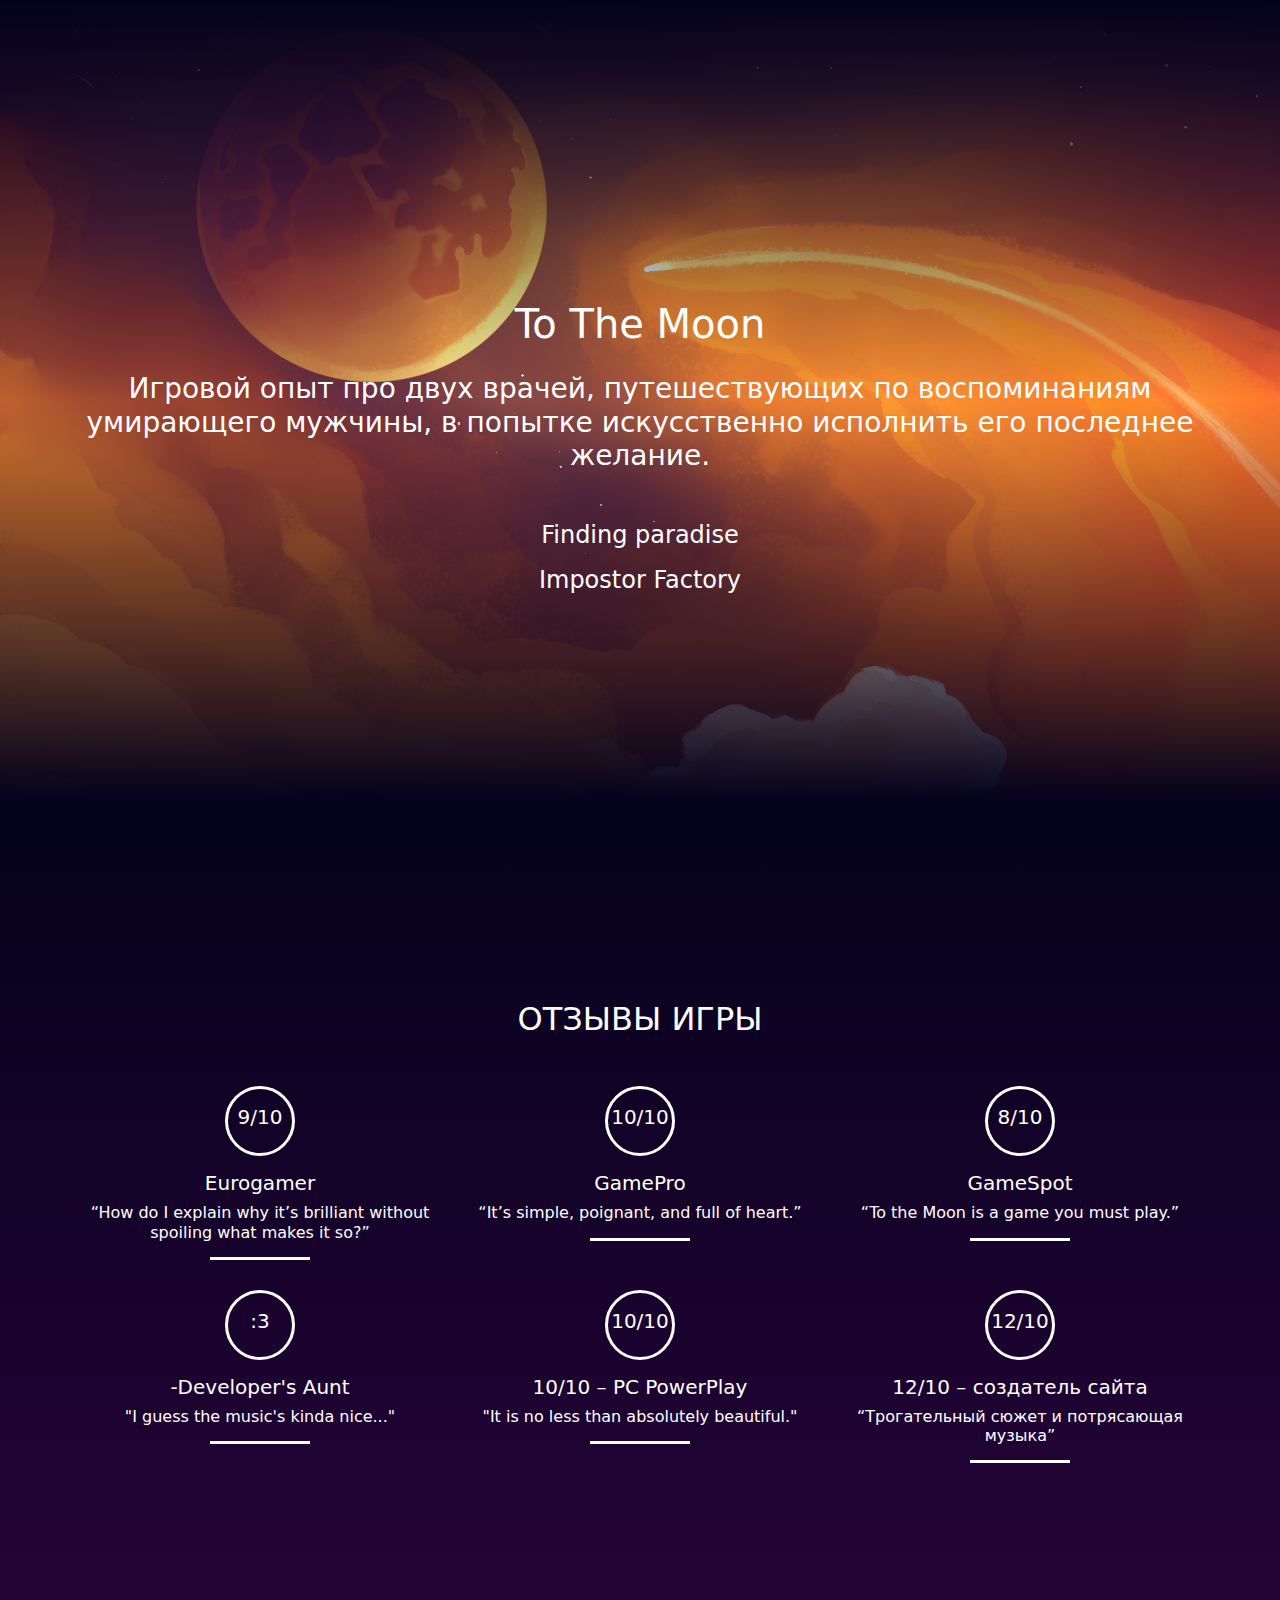
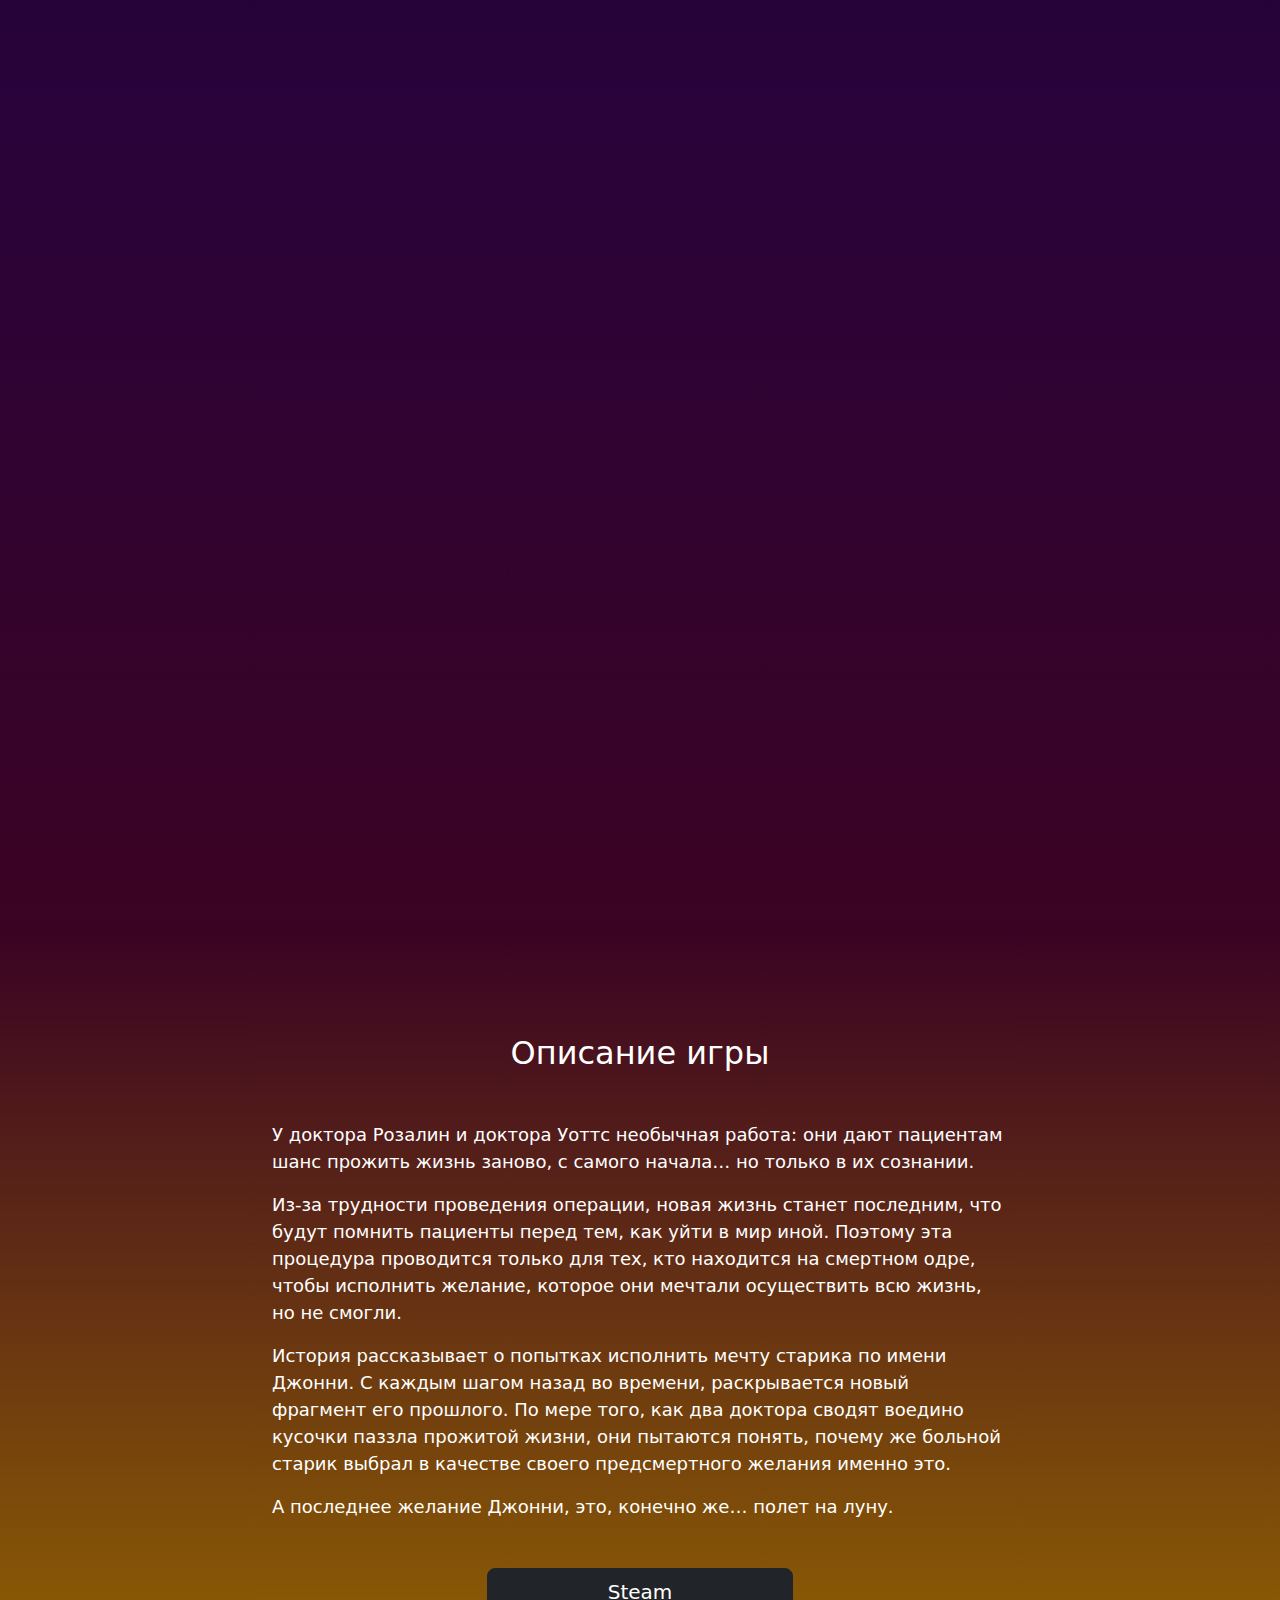
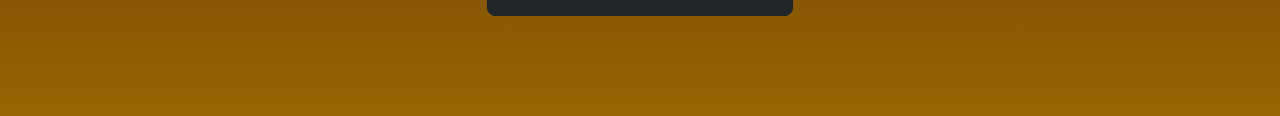
<file: index.html>
<!doctype html>
<html lang="en">
<head>
    <meta charset="utf-8">
    <meta http-equiv="X-UA-Compatible" content="IE-edge">
    <meta name="viewport" content="width=device-width, initial-scale=1.0">
    <link rel="stylesheet" href="css/bootstrap.min.css">
    <link rel="stylesheet" href="css/fontello.css">
    <link rel="stylesheet" href="css/style.css">
    <title>To the moon</title>
</head>
<body>
    <header>
        <div class="container">
            <div class="row">
                <div class="col-12">
                    <h1 class="text-center text-white mb-4"> To The Moon </h1>
                    <h3 class="text-center text-white mb-5">Игровой опыт про двух врачей, путешествующих по воспоминаниям умирающего мужчины, в попытке искусственно исполнить его последнее желание.</h3>
                    <a href="#!" class="aki_leaks">
                        <h4 class="text-center text-white mb-3">Finding paradise</h4>
                    </a>
                    <a href="#!" class="aki_leaks">
                        <h4 class="text-center text-white">Impostor Factory</h4>
                    </a>
                </div>
            </div>
        </div>
    </header>
    <section class="grades">
        <div class="container">
            <div class="row">
                <div class="col-12">
                    <h2 class="text-center text-uppercase text-white mb-5">Отзывы игры</h2>
                </div>
            </div>
            <div class="row">
                <div class="col-xl-4 col-md-6 col-sm-12">
                    <div class="aki_circle"><h5 class="text-centered text-white">9/10</h5></div>
                    <h5 class="text-center text-white">Eurogamer</h5>
                    <h6 class="text-center text-white">“How do I explain why it’s brilliant without spoiling what makes it so?”</h6>
                    <div class="Line"></div>
                </div>
                <div class="col-xl-4 col-md-6 col-sm-12">
                    <div class="aki_circle"><h5 class="text-centered text-white">10/10</h5></div>
                    <h5 class="text-center text-white">GamePro</h5>
                    <h6 class="text-center text-white">“It’s simple, poignant, and full of heart.”</h6>
                    <div class="Line"></div>
                </div>
                <div class="col-xl-4 col-md-6 col-sm-12">
                    <div class="aki_circle"><h5 class="text-centered text-white">8/10</h5></div>
                    <h5 class="text-center text-white">GameSpot</h5>
                    <h6 class="text-center text-white">“To the Moon is a game you must play.”</h6>
                    <div class="Line"></div>
                </div>
                <div class="col-xl-4 col-md-6 col-sm-12">
                    <div class="aki_circle"><h5 class="text-centered text-white">:3</h5></div>
                    <h5 class="text-center text-white">-Developer's Aunt</h5>
                    <h6 class="text-center text-white">"I guess the music's kinda nice..."</h6>
                    <div class="Line"></div>
                </div>
                <div class="col-xl-4 col-md-6 col-sm-12">
                    <div class="aki_circle"><h5 class="text-centered text-white">10/10</h5></div>
                    <h5 class="text-center text-white">10/10 – PC PowerPlay</h5>
                    <h6 class="text-center text-white">"It is no less than absolutely beautiful."</h6>
                    <div class="Line"></div>
                </div>
                <div class="col-xl-4 col-md-6 col-sm-12">
                    <div class="aki_circle"><h5 class="text-centered text-white">12/10</h5></div>
                    <h5 class="text-center text-white">12/10 – создатель сайта</h5>
                    <h6 class="text-center text-white">“Трогательный сюжет и потрясающая музыка”</h6>
                    <div class="Line"></div>
                </div>
            </div>
        </div>
    </section>
    <section class="trailer">
        <div class="container">
            <div class="row">
                <div class='embed-container'><iframe src='https://www.youtube.com/embed/RGEovo2mdIc' frameborder='0' allowfullscreen></iframe></div>
            </div>
        </div>
    </section>
    <section class="about">
        <div class="container">
            <div class="row">
                <h2 class="text-center text-white mb-5">Описание игры</h2>
                <div class="col-2"></div>
                <div class="col-8">
                <p class ="text">У доктора Розалин и доктора Уоттс необычная работа: они дают пациентам шанс прожить жизнь заново, с самого начала… но только в их сознании.
                </p>
                <p class ="text">Из-за трудности проведения операции, новая жизнь станет последним, что будут помнить пациенты перед тем, как уйти в мир иной. Поэтому эта процедура проводится только для тех, кто находится на смертном одре, чтобы исполнить желание, которое они мечтали осуществить всю жизнь, но не смогли.</p>
                <p class ="text">История рассказывает о попытках исполнить мечту старика по имени Джонни. С каждым шагом назад во времени, раскрывается новый фрагмент его прошлого. По мере того, как два доктора сводят воедино кусочки паззла прожитой жизни, они пытаются понять, почему же больной старик выбрал в качестве своего предсмертного желания именно это.</p>
                <p class ="text mb-5">А последнее желание Джонни, это, конечно же… полет на луну.</p>
                <a href="https://store.steampowered.com/app/206440/To_the_Moon/?l=russian" class="aki_leaks">
                    <div class="d-grid gap-2 col-5 mx-auto">
                        <button type="button" class="btn btn-dark btn-lg">Steam</button>
                    </div>
                </a>
            </div>
            </div>
        </div>
    </section>
    <script src="js/bootstrap.bundle.min.js"></script>
</body>
</html>
</file>
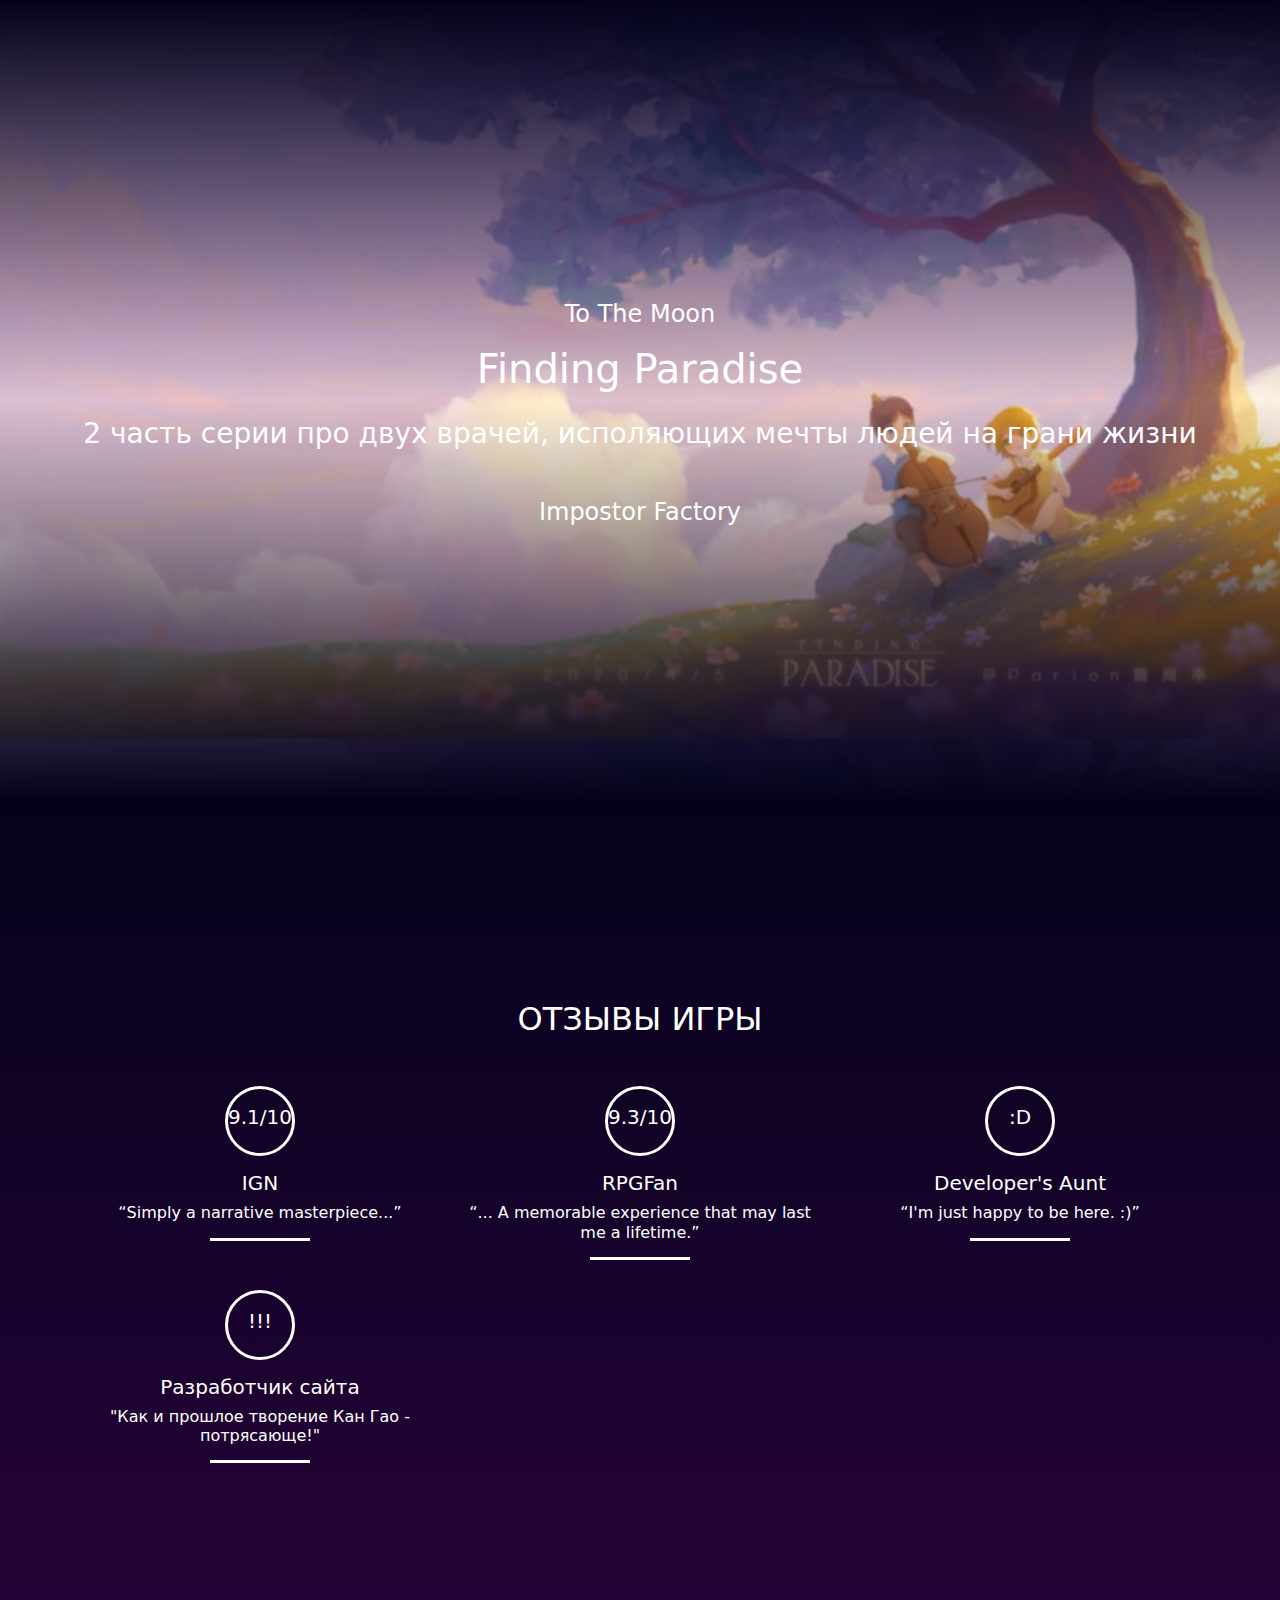
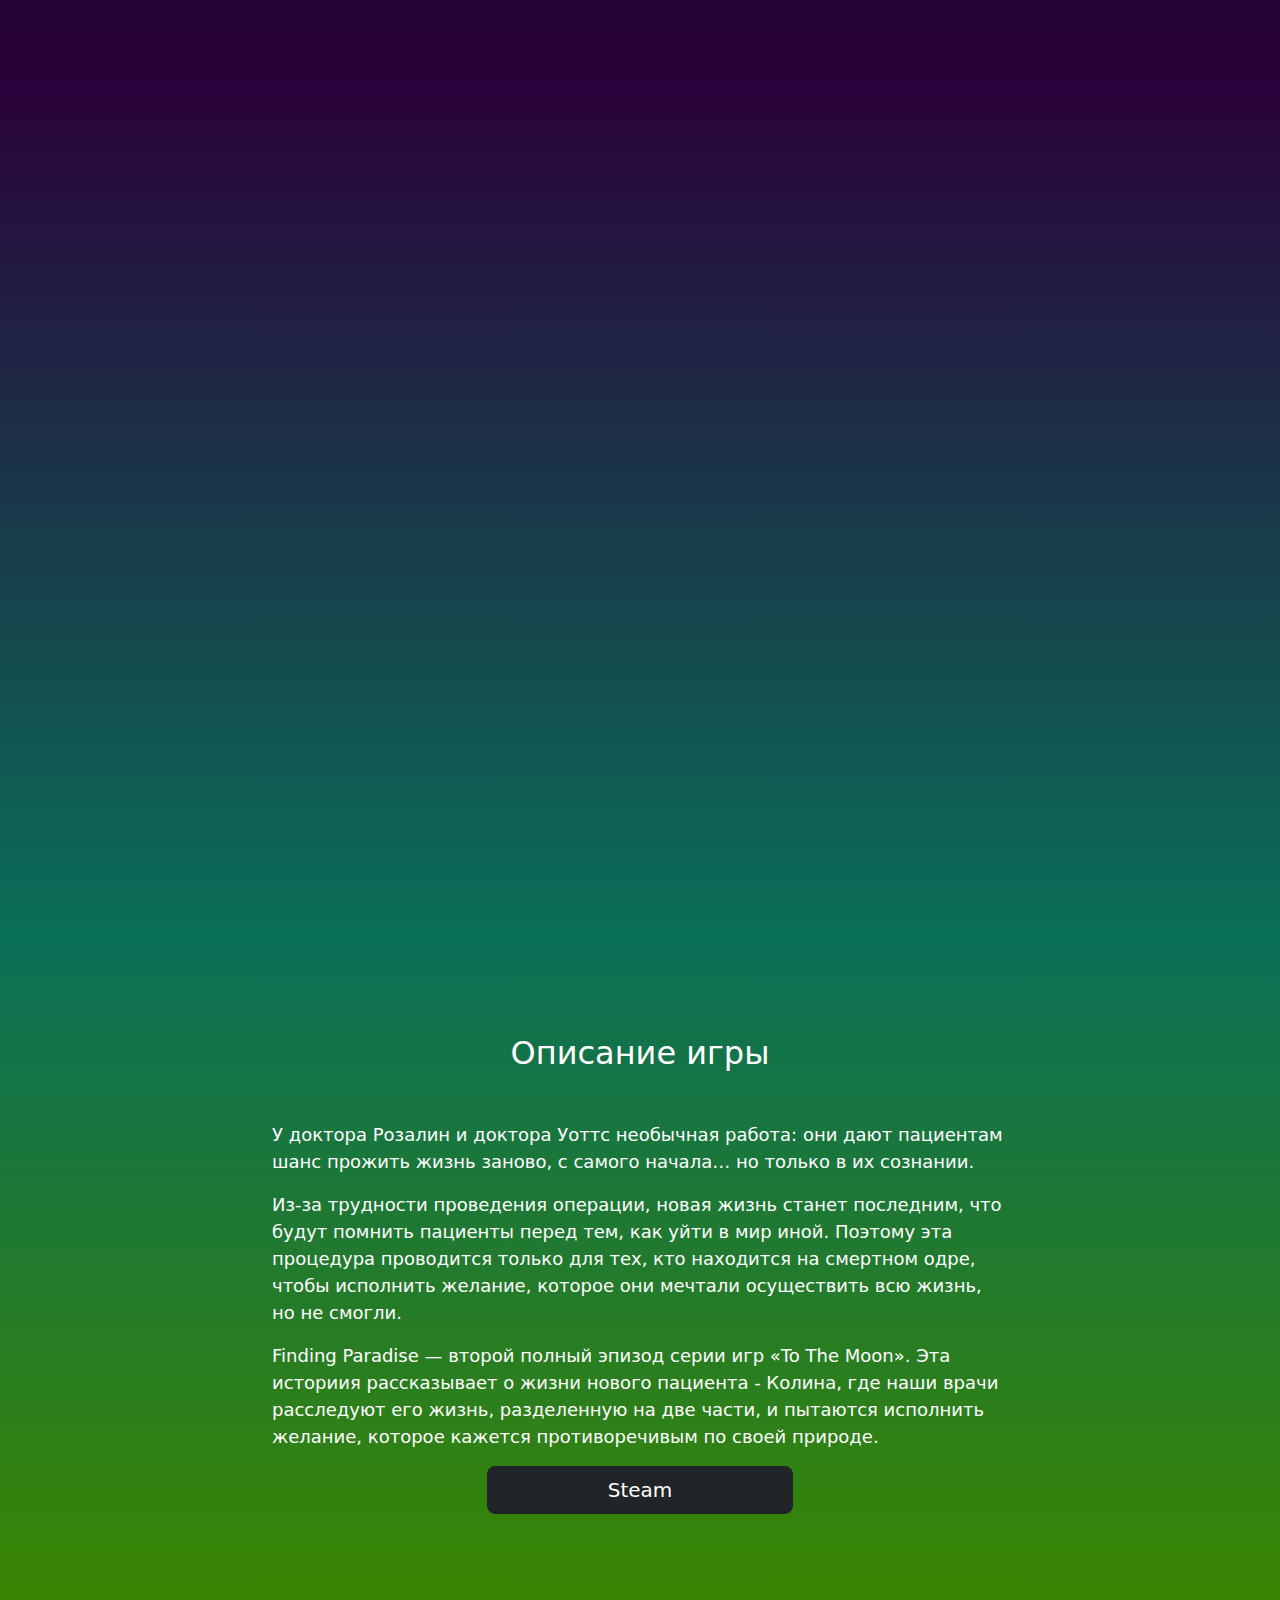
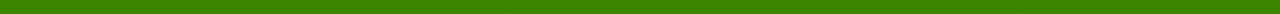
<file: finding_paradise.html>
<!doctype html>
<html lang="en">
<head>
    <meta charset="utf-8">
    <meta http-equiv="X-UA-Compatible" content="IE-edge">
    <meta name="viewport" content="width=device-width, initial-scale=1.0">
    <link rel="stylesheet" href="css/bootstrap.min.css">
    <link rel="stylesheet" href="css/fontello.css">
    <link rel="stylesheet" href="css/style.css">
    <link rel="stylesheet" href="css/finding_paradise.css">
    <title>Finding Paradise</title>
</head>
<body>
    <header>
        <div class="container">
            <div class="row">
                <div class="col-12">
                    <a href="index.html" class="aki_leaks">
                        <h4 class="text-center text-white mb-3">To The Moon</h4>
                    </a>
                    <h1 class="text-center text-white mb-4"> Finding Paradise </h1>
                    <h3 class="text-center text-white mb-5"> 2 часть серии про двух врачей, исполяющих мечты людей на грани жизни</h3>
                    <a href="impostor_factory.html" class="aki_leaks">
                        <h4 class="text-center text-white">Impostor Factory</h4>
                    </a>
                </div>
            </div>
        </div>
    </header>
    <section class="grades">
        <div class="container">
            <div class="row">
                <div class="col-12">
                    <h2 class="text-center text-uppercase text-white mb-5">Отзывы игры</h2>
                </div>
            </div>
            <div class="row">
                <div class="col-xl-4 col-md-6 col-sm-12">
                    <div class="aki_circle"><h5 class="text-centered text-white">9.1/10</h5></div>
                    <h5 class="text-center text-white">IGN</h5>
                    <h6 class="text-center text-white">“Simply a narrative masterpiece...”</h6>
                    <div class="Line"></div>
                </div>
                <div class="col-xl-4 col-md-6 col-sm-12">
                    <div class="aki_circle"><h5 class="text-centered text-white">9.3/10</h5></div>
                    <h5 class="text-center text-white">RPGFan</h5>
                    <h6 class="text-center text-white">“... A memorable experience that may last me a lifetime.”</h6>
                    <div class="Line"></div>
                </div>
                <div class="col-xl-4 col-md-6 col-sm-12">
                    <div class="aki_circle"><h5 class="text-centered text-white">:D</h5></div>
                    <h5 class="text-center text-white">Developer's Aunt</h5>
                    <h6 class="text-center text-white">“I'm just happy to be here. :)”</h6>
                    <div class="Line"></div>
                </div>
                <div class="col-xl-4 col-md-6 col-sm-12">
                    <div class="aki_circle"><h5 class="text-centered text-white">!!!</h5></div>
                    <h5 class="text-center text-white">Разработчик сайта</h5>
                    <h6 class="text-center text-white">"Как и прошлое творение Кан Гао - потрясающе!"</h6>
                    <div class="Line"></div>
                </div>
            </div>
        </div>
    </section>
    <section class="trailer">
        <div class="container">
            <div class="row">
                <div class='embed-container'><iframe src='https://www.youtube.com/embed/ntSOXMwil7A' frameborder='0' allowfullscreen></iframe></div>
            </div>
        </div>
    </section>
    <section class="about">
        <div class="container">
            <div class="row">
                <h2 class="text-center text-white mb-5">Описание игры</h2>
                <div class="col-2"></div>
                <div class="col-8">
                <p class ="text">У доктора Розалин и доктора Уоттс необычная работа: они дают пациентам шанс прожить жизнь заново, с самого начала… но только в их сознании.
                </p>
                <p class ="text">Из-за трудности проведения операции, новая жизнь станет последним, что будут помнить пациенты перед тем, как уйти в мир иной. Поэтому эта процедура проводится только для тех, кто находится на смертном одре, чтобы исполнить желание, которое они мечтали осуществить всю жизнь, но не смогли.</p>
                <p class ="text">Finding Paradise — второй полный эпизод серии игр «To The Moon». Эта историия рассказывает о жизни нового пациента - Колина, где наши врачи расследуют его жизнь, разделенную на две части, и пытаются исполнить желание, которое кажется противоречивым по своей природе.</p>
                <a href="https://store.steampowered.com/app/337340/Finding_Paradise/" class="aki_leaks">
                    <div class="d-grid gap-2 col-5 mx-auto">
                        <button type="button" class="btn btn-dark btn-lg">Steam</button>
                    </div>
                </a>
            </div>
            </div>
        </div>
    </section>
    <script src="js/bootstrap.bundle.min.js"></script>
</body>
</html>
</file>
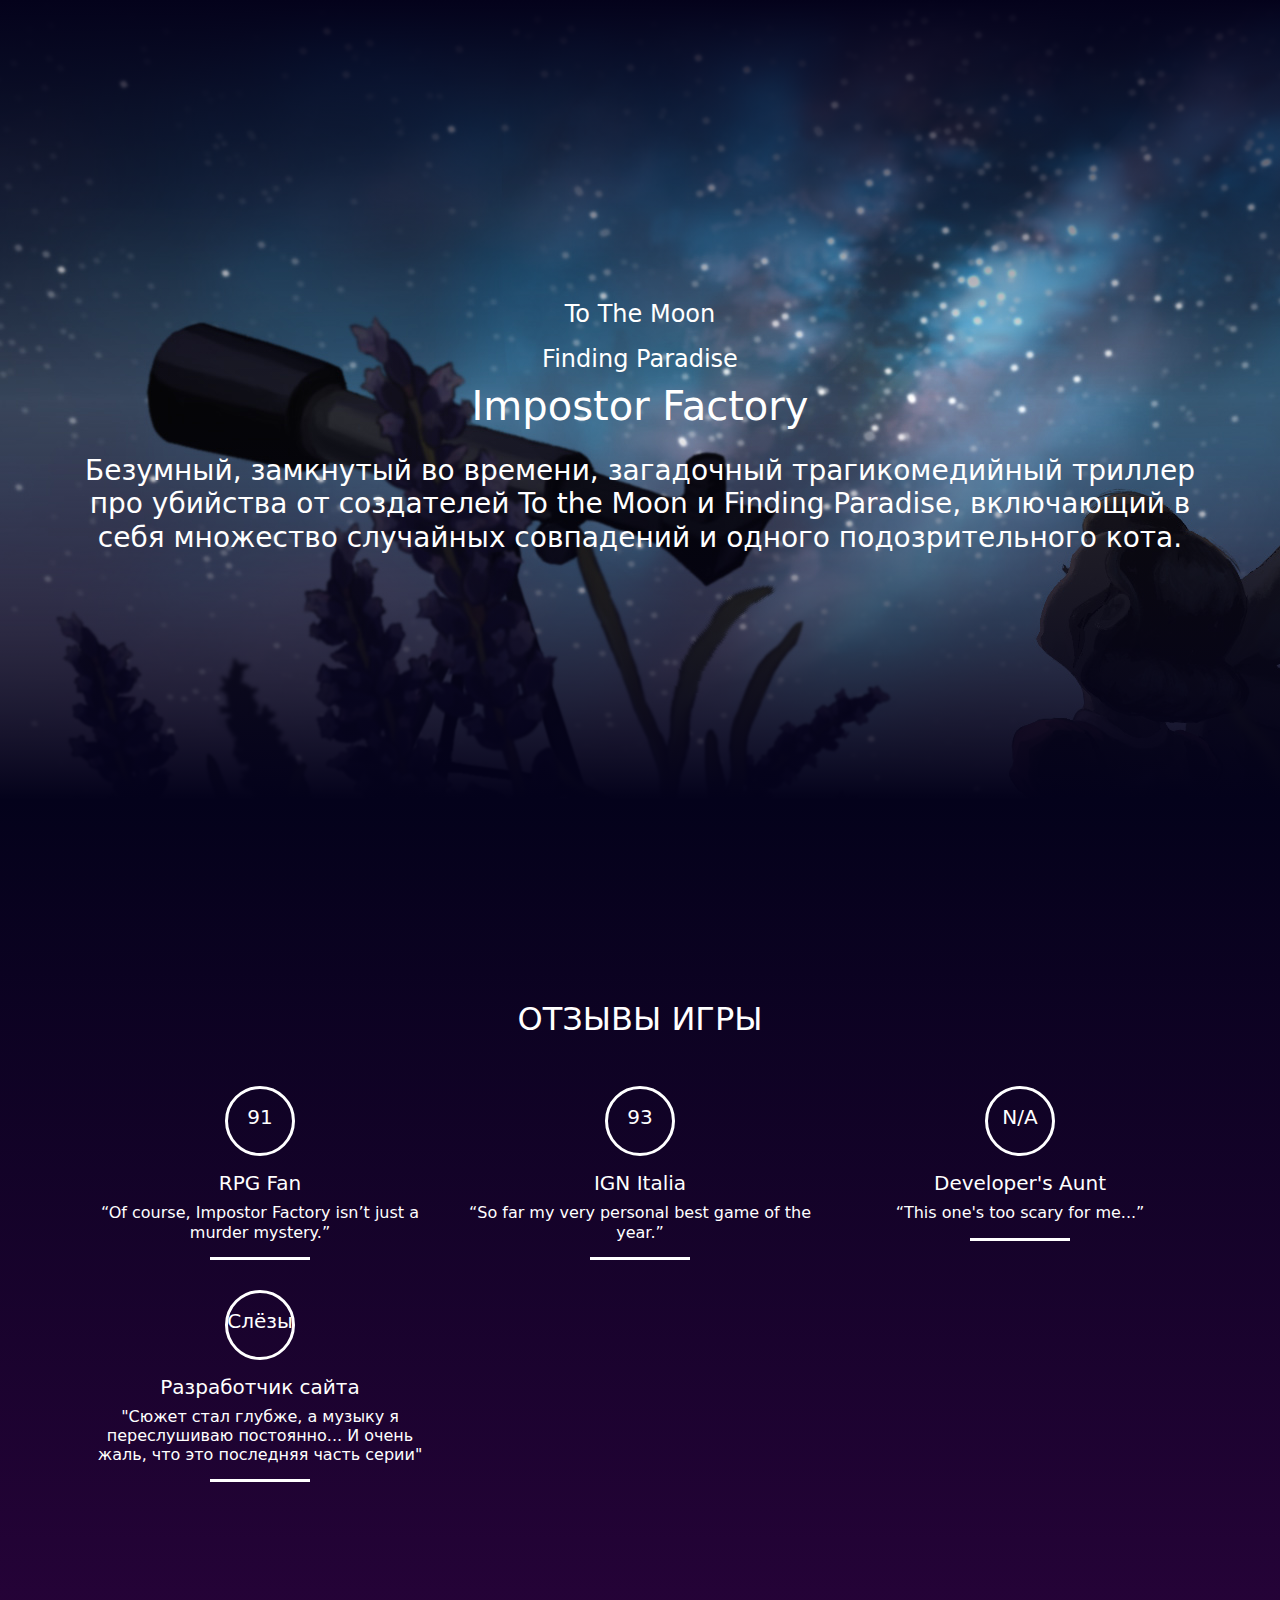
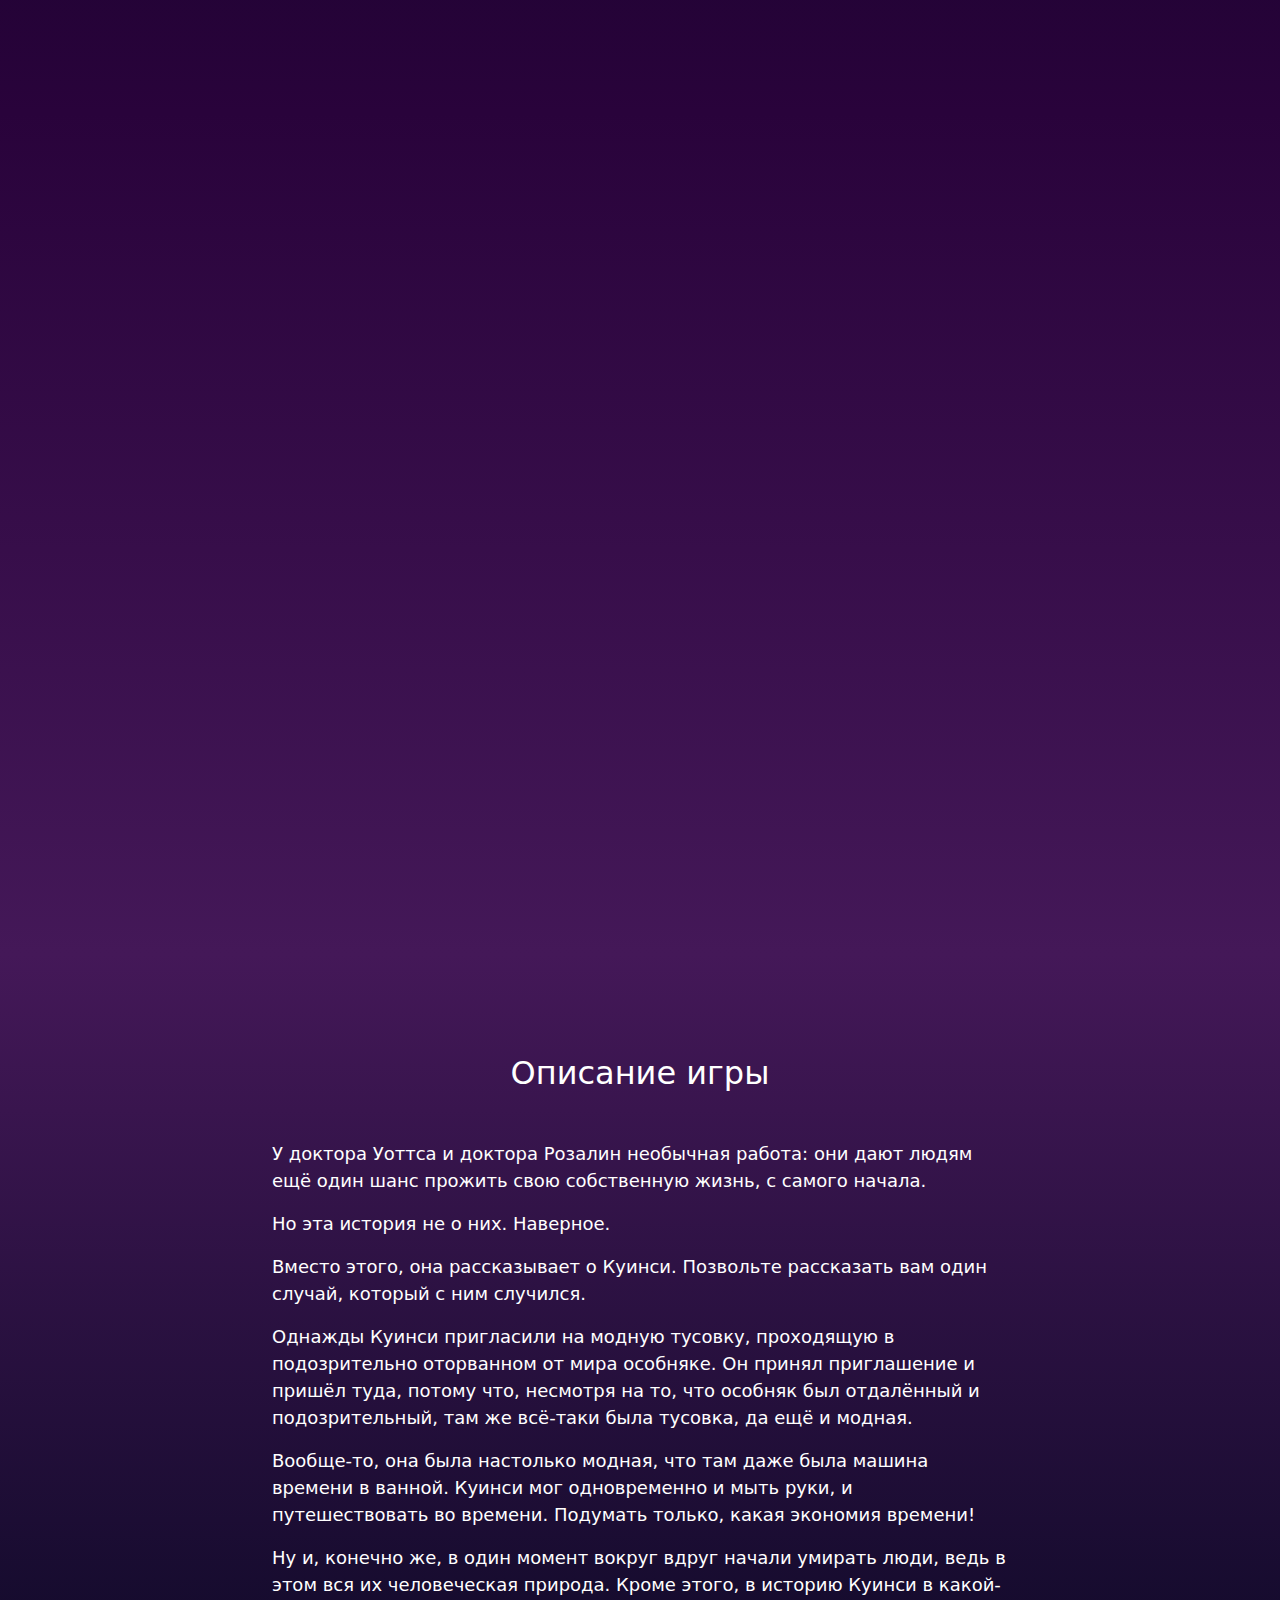
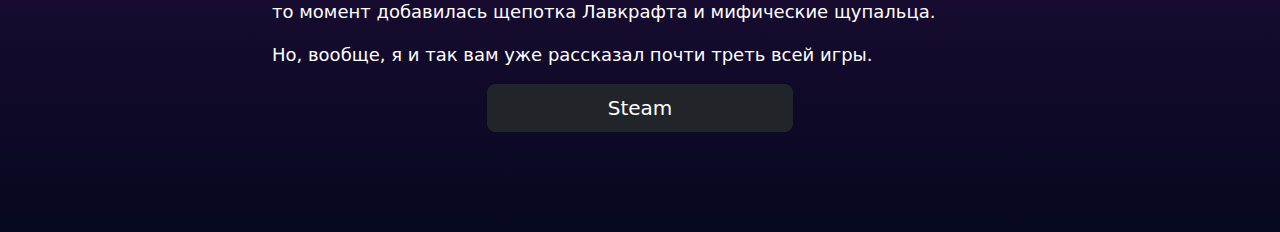
<file: impostor_factory.html>
<!doctype html>
<html lang="en">
<head>
    <meta charset="utf-8">
    <meta http-equiv="X-UA-Compatible" content="IE-edge">
    <meta name="viewport" content="width=device-width, initial-scale=1.0">
    <link rel="stylesheet" href="css/bootstrap.min.css">
    <link rel="stylesheet" href="css/fontello.css">
    <link rel="stylesheet" href="css/style.css">
    <link rel="stylesheet" href="css/impostor_factory.css">
    <title>Impostor Factory</title>
</head>
<body>
    <header>
        <div class="container">
            <div class="row">
                <div class="col-12">
                    <a href="index.html" class="aki_leaks">
                        <h4 class="text-center text-white mb-3">To The Moon</h4>
                    </a>
                    <a href="finding_paradise.html" class="aki_leaks">
                        <h4 class="text-center text-white">Finding Paradise</h4>
                    </a>
                    <h1 class="text-center text-white mb-4">Impostor Factory </h1>
                    <h3 class="text-center text-white mb-5">Безумный, замкнутый во времени, загадочный трагикомедийный триллер про убийства от создателей To the Moon и Finding Paradise, включающий в себя множество случайных совпадений и одного подозрительного кота.</h3>
                </div>
            </div>
        </div>
    </header>
    <section class="grades">
        <div class="container">
            <div class="row">
                <div class="col-12">
                    <h2 class="text-center text-uppercase text-white mb-5">Отзывы игры</h2>
                </div>
            </div>
            <div class="row">
                <div class="col-xl-4 col-md-6 col-sm-12">
                    <div class="aki_circle"><h5 class="text-centered text-white">91</h5></div>
                    <h5 class="text-center text-white">RPG Fan</h5>
                    <h6 class="text-center text-white">“Of course, Impostor Factory isn’t just a murder mystery.”</h6>
                    <div class="Line"></div>
                </div>
                <div class="col-xl-4 col-md-6 col-sm-12">
                    <div class="aki_circle"><h5 class="text-centered text-white">93</h5></div>
                    <h5 class="text-center text-white">IGN Italia</h5>
                    <h6 class="text-center text-white">“So far my very personal best game of the year.”</h6>
                    <div class="Line"></div>
                </div>
                <div class="col-xl-4 col-md-6 col-sm-12">
                    <div class="aki_circle"><h5 class="text-centered text-white">N/A</h5></div>
                    <h5 class="text-center text-white">Developer's Aunt</h5>
                    <h6 class="text-center text-white">“This one's too scary for me...”</h6>
                    <div class="Line"></div>
                </div>
                <div class="col-xl-4 col-md-6 col-sm-12">
                    <div class="aki_circle"><h5 class="text-centered text-white">Слёзы</h5></div>
                    <h5 class="text-center text-white">Разработчик сайта</h5>
                    <h6 class="text-center text-white">"Сюжет стал глубже, а музыку я переслушиваю постоянно... И очень жаль, что это последняя часть серии"</h6>
                    <div class="Line"></div>
                </div>
            </div>
        </div>
    </section>
    <section class="trailer">
        <div class="container">
            <div class="row">
                <div class='embed-container'><iframe src='https://www.youtube.com/embed/48s4EfUEx5k' frameborder='0' allowfullscreen></iframe></div>
            </div>
        </div>
    </section>
    <section class="about">
        <div class="container">
            <div class="row">
                <h2 class="text-center text-white mb-5">Описание игры</h2>
                <div class="col-2"></div>
                <div class="col-8">
                <p class ="text">У доктора Уоттса и доктора Розалин необычная работа: они дают людям ещё один шанс прожить свою собственную жизнь, с самого начала.</p>
                <p class ="text">Но эта история не о них. Наверное.</p>
                <p class ="text">Вместо этого, она рассказывает о Куинси. Позвольте рассказать вам один случай, который с ним случился.</p>
                <p class ="text">Однажды Куинси пригласили на модную тусовку, проходящую в подозрительно оторванном от мира особняке. Он принял приглашение и пришёл туда, потому что, несмотря на то, что особняк был отдалённый и подозрительный, там же всё-таки была тусовка, да ещё и модная.</p>
                <p class ="text">Вообще-то, она была настолько модная, что там даже была машина времени в ванной. Куинси мог одновременно и мыть руки, и путешествовать во времени. Подумать только, какая экономия времени!</p>
                <p class ="text">Ну и, конечно же, в один момент вокруг вдруг начали умирать люди, ведь в этом вся их человеческая природа. Кроме этого, в историю Куинси в какой-то момент добавилась щепотка Лавкрафта и мифические щупальца.</p>
                <p class ="text">Но, вообще, я и так вам уже рассказал почти треть всей игры.</p>
                
                <a href="https://store.steampowered.com/app/1182620/Impostor_Factory/" class="aki_leaks">
                    <div class="d-grid gap-2 col-5 mx-auto">
                        <button type="button" class="btn btn-dark btn-lg">Steam</button>
                    </div>
                </a>
            </div>
            </div>
        </div>
    </section>
    <script src="js/bootstrap.bundle.min.js"></script>
</body>
</html>
</file>
<file: css/fontello.css>
@font-face {
  font-family: 'fontello';
  src: url('../font/fontello.eot?42172333');
  src: url('../font/fontello.eot?42172333#iefix') format('embedded-opentype'),
       url('../font/fontello.woff2?42172333') format('woff2'),
       url('../font/fontello.woff?42172333') format('woff'),
       url('../font/fontello.ttf?42172333') format('truetype'),
       url('../font/fontello.svg?42172333#fontello') format('svg');
  font-weight: normal;
  font-style: normal;
}
/* Chrome hack: SVG is rendered more smooth in Windozze. 100% magic, uncomment if you need it. */
/* Note, that will break hinting! In other OS-es font will be not as sharp as it could be */
/*
@media screen and (-webkit-min-device-pixel-ratio:0) {
  @font-face {
    font-family: 'fontello';
    src: url('../font/fontello.svg?42172333#fontello') format('svg');
  }
}
*/
 
 [class^="icon-"]:before, [class*=" icon-"]:before {
  font-family: "fontello";
  font-style: normal;
  font-weight: normal;
  speak: never;
 
  display: inline-block;
  text-decoration: inherit;
  width: 1em;
  margin-right: .2em;
  text-align: center;
  /* opacity: .8; */
 
  /* For safety - reset parent styles, that can break glyph codes*/
  font-variant: normal;
  text-transform: none;
 
  /* fix buttons height, for twitter bootstrap */
  line-height: 1em;
 
  /* Animation center compensation - margins should be symmetric */
  /* remove if not needed */
  margin-left: .2em;
 
  /* you can be more comfortable with increased icons size */
  /* font-size: 120%; */
 
  /* Font smoothing. That was taken from TWBS */
  -webkit-font-smoothing: antialiased;
  -moz-osx-font-smoothing: grayscale;
 
  /* Uncomment for 3D effect */
  /* text-shadow: 1px 1px 1px rgba(127, 127, 127, 0.3); */
}
 
.icon-phone:before { content: '\e800'; } /* '' */
.icon-location:before { content: '\e801'; } /* '' */
.icon-heart:before { content: '\e802'; } /* '' */
.icon-upload-cloud-outline:before { content: '\e803'; } /* '' */
.icon-chart-bar:before { content: '\e804'; } /* '' */
.icon-help:before { content: '\e805'; } /* '' */
.icon-thumbs-up:before { content: '\e806'; } /* '' */
.icon-group:before { content: '\e807'; } /* '' */
.icon-down-open:before { content: '\e808'; } /* '' */
.icon-left-open:before { content: '\e809'; } /* '' */
.icon-right-open:before { content: '\e80a'; } /* '' */
.icon-up-open:before { content: '\e80b'; } /* '' */
.icon-down-dir:before { content: '\e80c'; } /* '' */
.icon-up-dir:before { content: '\e80d'; } /* '' */
.icon-left-dir:before { content: '\e80e'; } /* '' */
.icon-right-dir:before { content: '\e80f'; } /* '' */
.icon-twitter:before { content: '\f099'; } /* '' */
.icon-facebook:before { content: '\f09a'; } /* '' */
.icon-github-circled:before { content: '\f09b'; } /* '' */
.icon-list-numbered:before { content: '\f0cb'; } /* '' */
.icon-mail-alt:before { content: '\f0e0'; } /* '' */
.icon-mobile:before { content: '\f10b'; } /* '' */
.icon-code:before { content: '\f121'; } /* '' */
.icon-rouble:before { content: '\f158'; } /* '' */
.icon-youtube-play:before { content: '\f16a'; } /* '' */
.icon-instagram:before { content: '\f16d'; } /* '' */
.icon-vkontakte:before { content: '\f189'; } /* '' */
.icon-file-video:before { content: '\f1c8'; } /* '' */
.icon-paper-plane:before { content: '\f1d8'; } /* '' */
.icon-chart-line:before { content: '\f201'; } /* '' */
</file>
<file: css/style.css>
body {
    background: url(../img/background.png);
}

header,
section {
    padding: 100px 0;
    background: rgb(4, 2, 27);
}

header {
    padding: 300px 0;
    height: 800px;
    width: auto;
    background: rgb(4, 2, 27);
    background: linear-gradient(180deg, rgba(4,2,27,1) 0%, rgba(4,2,27,0) 50%, rgba(4,2,27,1) 100%);
}

.embed-container {
    position: relative;
    padding-bottom: 56.25%;
    height: 0;
    overflow: hidden;
    max-width: 100%;
}

.embed-container iframe,
.embed-container object,
.embed-container embed {
    position: absolute;
    
    top: 0;
    left: 0;
    width: 100%;
    height: 100%;
}
.grades{
    padding: 200px 0;
    height: max-content;
    background: rgb(4,2,27);
    background: linear-gradient(180deg, rgba(4,2,27,1) 0%, rgba(41,3,59,1) 100%);
}
.grades i{
    font-size: 25px;
    color: white;
}
.aki_circle{
    margin: 0 auto 15px;
    width: 70px;
    height: 70px;
    border: 3px solid white;
    border-radius: 50%;
    display: flex;
    justify-content: center;
    align-items: center;
}
.Line{
    width: 100px;
    height: 3px;
    background-color: white;
    margin: 15px auto 30px;
}
.trailer{
    height: max-content;
    background: rgb(41,3,59);
    background: linear-gradient(180deg, rgba(41,3,59,1) 0%, rgba(59,3,35,1) 100%);
}
.about{
    height: max-content;
    background: rgb(59,3,35);
background: linear-gradient(180deg, rgba(59,3,35,1) 0%, rgba(149,102,0,1) 100%);
}
.text{
    font-size: large;
    color: white;
}
.aki_leaks{
    text-decoration: none;
}
.aki_leaks:hover{
    opacity: .75;
}
</file>
<file: css/finding_paradise.css>
body {
    background: url(../img/finding_paradise.png);
}

.trailer{
    height: max-content;
    background: rgb(41,3,59);
background: linear-gradient(180deg, rgba(41,3,59,1) 0%, rgba(10,111,88,1) 100%);
}

.about{
    height: max-content;
    background: rgb(10,111,88);
    background: linear-gradient(180deg, rgba(10,111,88,1) 0%, rgba(59,134,0,1) 100%);
}
</file>
<file: css/impostor_factory.css>
body {
    background: url(../img/impostor_factory.jpg);
}

.trailer{
    height: max-content;
    background: rgb(41,3,59);
    background: linear-gradient(180deg, rgba(41,3,59,1) 0%, rgba(68,24,88,1) 100%);
}

.about{
    height: max-content;
    background: rgb(68,24,88);
    background: linear-gradient(180deg, rgba(68,24,88,1) 0%, rgba(6,7,32,1) 100%);
}
</file>
